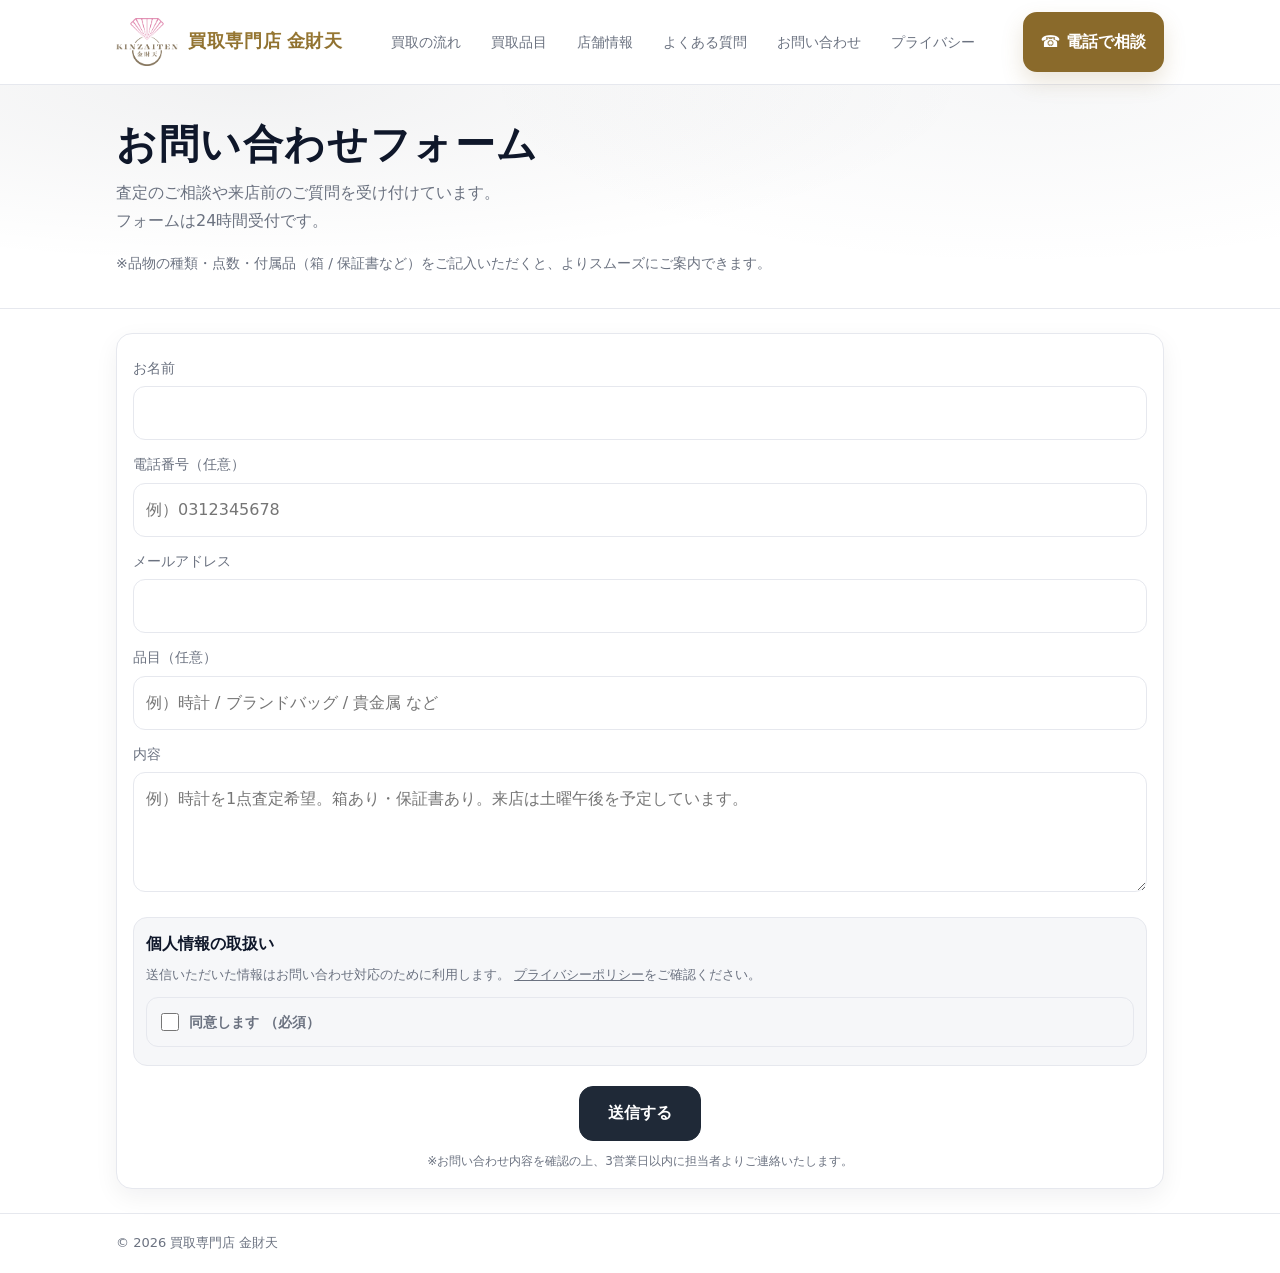
<file: contact.html>
<!doctype html>
<html lang="ja">
<head>
  <!-- Google tag (gtag.js) -->
  <script async src="https://www.googletagmanager.com/gtag/js?id=G-H95ZHPEGZB"></script>
  <script>
    window.dataLayer = window.dataLayer || [];
    function gtag(){dataLayer.push(arguments);}
    gtag('js', new Date());

    gtag('config', 'G-H95ZHPEGZB');
  </script>
  <meta charset="utf-8" />
  <meta name="viewport" content="width=device-width,initial-scale=1" />
  <title>お問い合わせ｜買取専門店 金財天</title>
  <meta name="description" content="金財天へのお問い合わせページです。査定のご相談や来店前のご質問をフォームから24時間受け付けています。" />

  <link rel="icon" href="./favicon.ico" sizes="any">
  <link rel="icon" type="image/png" href="./favicon-48x48.png">
  <link rel="apple-touch-icon" href="./apple-touch-icon.png">
  
  <meta property="og:site_name" content="買取専門店 金財天">
  <meta property="og:title" content="お問い合わせ｜買取専門店 金財天">
  <meta property="og:type" content="website">
  <meta property="og:url" content="https://kinzaiten.github.io/kinzaiten-site/contact.html">
  <meta property="og:description" content="買取専門店 金財天へのお問い合わせページです。査定のご相談や来店前のご質問をフォームから24時間受け付けています。">

  <link rel="stylesheet" href="./css/style.css" />
</head>
<body>
  <header>
    <div class="container">
      <div class="nav">
        <a class="brand" href="./index.html#top">
          <img class="logowide" src="./img/logo.png" alt="買取専門店 金財天" width="379" height="88">
          <span class="sitename">
            <span class="shoptype">買取専門店</span>
            <span class="shopname">金財天</span>
          </span>
        </a>

        <nav class="navlinks" aria-label="サイトメニュー">
          <a href="./index.html#flow">買取の流れ</a>
          <a href="./index.html#items">買取品目</a>
          <a href="./index.html#store">店舗情報</a>
          <a href="./index.html#faq">よくある質問</a>
          <a href="./contact.html">お問い合わせ</a>
          <a href="./privacy.html">プライバシー</a>
        </nav>

        <a id="telbtn" class="btn success"></a>
      </div>
    </div>
  </header>

  <div class="mobile-quicklinks">
    <a href="./index.html#top">ホーム</a>
    <a href="./privacy.html">プライバシー</a>
  </div>

  <main>
    <div class="hero">
      <div class="container">
        <h1>お問い合わせフォーム</h1>

        <p class="lead">
          査定のご相談や来店前のご質問を受け付けています。<br>
          フォームは24時間受付です。
        </p>

        <p class="muted" style="margin-top:10px; font-size:14px;">
          ※品物の種類・点数・付属品（箱 / 保証書など）をご記入いただくと、よりスムーズにご案内できます。
        </p>
      </div>
    </div>

    <section class="section">
      <div class="container">

        <div class="card" id="form">
          

          <form action="https://formspree.io/f/mwvryplq" method="POST">

            <input type="hidden" name="_next" value="https://kinzaiten.github.io/kinzaiten-site/thanks.html">

            <div style="margin-top:6px">
              <label for="name">お名前</label>
              <input id="name" name="name" type="text" autocomplete="name" required />
            </div>

            <div style="margin-top:12px">
              <label for="tel">電話番号（任意）</label>
              <input id="tel" name="tel" type="tel" autocomplete="tel" inputmode="tel" placeholder="例）0312345678" />
            </div>

            <div style="margin-top:12px">
              <label for="email">メールアドレス</label>
              <input id="email" name="email" type="email" autocomplete="email" required />
            </div>

            <div style="margin-top:12px">
              <label for="item">品目（任意）</label>
              <input id="item" name="item" type="text" placeholder="例）時計 / ブランドバッグ / 貴金属 など" />
            </div>

            <div style="margin-top:12px">
              <label for="msg">内容</label>
              <textarea id="msg" name="message" required placeholder="例）時計を1点査定希望。箱あり・保証書あり。来店は土曜午後を予定しています。"></textarea>
            </div>

            <div class="pill" style="margin-top:16px">
              <strong>個人情報の取扱い</strong>
              <div class="muted" style="font-size:13px;margin-top:6px;">
                送信いただいた情報はお問い合わせ対応のために利用します。
                <a href="./privacy.html">プライバシーポリシー</a>をご確認ください。
              </div>

              <label for="agree" style="
                margin-top:10px;
                display:flex;
                align-items:center;
                gap:10px;
                padding:12px 14px;
                border:1px solid var(--line);
                background:var(--card);
                border-radius:12px;
                cursor:pointer;
                user-select:none;
              ">
                <input id="agree" name="agree" type="checkbox" required style="
                  width:18px;
                  height:18px;
                  margin:0;
                  flex:0 0 auto;
                ">
                <span style="font-weight:600;">
                  同意します <span style="color:var(--muted);">（必須）</span>
                </span>
              </label>
            </div>

            <div style="margin-top:16px">
              
              <button class="btn primary" type="submit">送信する</button>
            </div>

            <p class="form-note">
                ※お問い合わせ内容を確認の上、3営業日以内に担当者よりご連絡いたします。
            </p>
            
          </form>
        </div>

      </div>
    </section>
  </main>

  <footer>
    <div class="container">
      © <span id="y"></span> 買取専門店 金財天
    </div>
  </footer>

  <script>
    document.getElementById("y").textContent = new Date().getFullYear();
    const p1 = "0120";
    const p2 = "984";
    const p3 = "845";
    const tel = p1+p2+p3;
    
    const telbtn = document.getElementById("telbtn");
    if(telbtn){
      telbtn.href = "tel:"+tel;
      telbtn.innerHTML = "☎ 電話で相談";
    }
  </script>
</body>
</html>
</file>
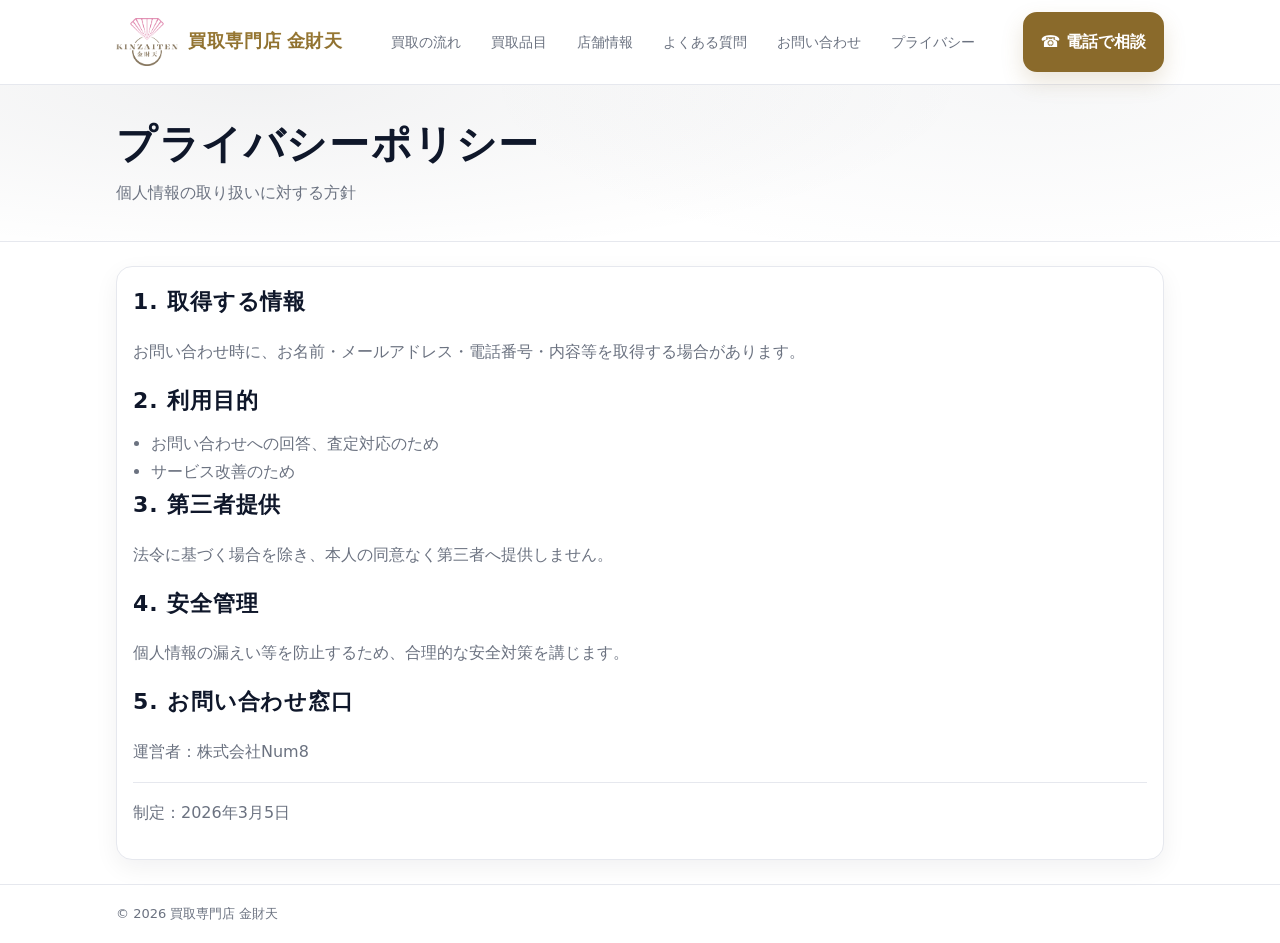
<file: privacy.html>
<!doctype html>
<html lang="ja">
<head>
  <!-- Google tag (gtag.js) -->
  <script async src="https://www.googletagmanager.com/gtag/js?id=G-H95ZHPEGZB"></script>
  <script>
    window.dataLayer = window.dataLayer || [];
    function gtag(){dataLayer.push(arguments);}
    gtag('js', new Date());

    gtag('config', 'G-H95ZHPEGZB');
  </script>
  <meta charset="utf-8" />
  <meta name="viewport" content="width=device-width,initial-scale=1" />
  <title>プライバシーポリシー｜買取専門店 金財天</title>
  <meta name="description" content="金財天の個人情報保護方針。" />
  <meta name="robots" content="noindex,follow">

  <link rel="icon" href="./favicon.ico" sizes="any">
  <link rel="icon" type="image/png" href="./favicon-48x48.png">
  <link rel="apple-touch-icon" href="./apple-touch-icon.png">
  
  <link rel="canonical" href="https://kinzaiten.github.io/kinzaiten-site/privacy.html">
  <meta property="og:site_name" content="買取専門店 金財天">
  <meta property="og:title" content="プライバシーポリシー｜買取専門店 金財天">
  <meta property="og:type" content="article">
  <meta property="og:url" content="https://kinzaiten.github.io/kinzaiten-site/privacy.html">

  <link rel="stylesheet" href="./css/style.css" />
</head>
<body>
  <header>
    <div class="container">
      <div class="nav">
        <a class="brand" href="./index.html#top">
          <img class="logowide" src="./img/logo.png" alt="買取専門店 金財天" width="379" height="88">
          <span class="sitename">
            <span class="shoptype">買取専門店</span>
            <span class="shopname">金財天</span>
          </span>
        </a>

        <nav class="navlinks" aria-label="サイトメニュー">
          <a href="./index.html#flow">買取の流れ</a>
          <a href="./index.html#items">買取品目</a>
          <a href="./index.html#store">店舗情報</a>
          <a href="./index.html#faq">よくある質問</a>
          <a href="./contact.html">お問い合わせ</a>
          <a href="./privacy.html">プライバシー</a>
        </nav>

        <a id="telbtn" class="btn success"></a>
      </div>
    </div>
  </header>

  <div class="mobile-quicklinks">
    <a href="./index.html#top">ホーム</a>
    <a href="./contact.html">お問い合わせ</a>
  </div>

  <main>
    <div class="hero">
      <div class="container">
        <h1>プライバシーポリシー</h1>
        <p class="lead">個人情報の取り扱いに対する方針</p>
      </div>
    </div>

    <section class="section">
      <div class="container">
        <div class="card">
          <h2>1. 取得する情報</h2>
          <p class="muted">お問い合わせ時に、お名前・メールアドレス・電話番号・内容等を取得する場合があります。</p>

          <h2>2. 利用目的</h2>
          <ul class="list">
            <li>お問い合わせへの回答、査定対応のため</li>
            <li>サービス改善のため</li>
          </ul>

          <h2>3. 第三者提供</h2>
          <p class="muted">法令に基づく場合を除き、本人の同意なく第三者へ提供しません。</p>

          <h2>4. 安全管理</h2>
          <p class="muted">個人情報の漏えい等を防止するため、合理的な安全対策を講じます。</p>

          <h2>5. お問い合わせ窓口</h2>
          <p class="muted">運営者：株式会社Num8</p>

          <hr class="hr">
          <p class="muted">制定：2026年3月5日</p>
        </div>
      </div>
    </section>
  </main>

  <footer>
    <div class="container">© <span id="y"></span> 買取専門店 金財天</div>
  </footer>

  <script>
    document.getElementById("y").textContent = new Date().getFullYear();
    const p1="0120";
    const p2="984";
    const p3="845";
    const tel=p1+p2+p3;
    
    const telbtn=document.getElementById("telbtn");
    if(telbtn){
      telbtn.href="tel:"+tel;
      telbtn.innerHTML="☎ 電話で相談";
    }
  </script>
</body>
</html>
</file>
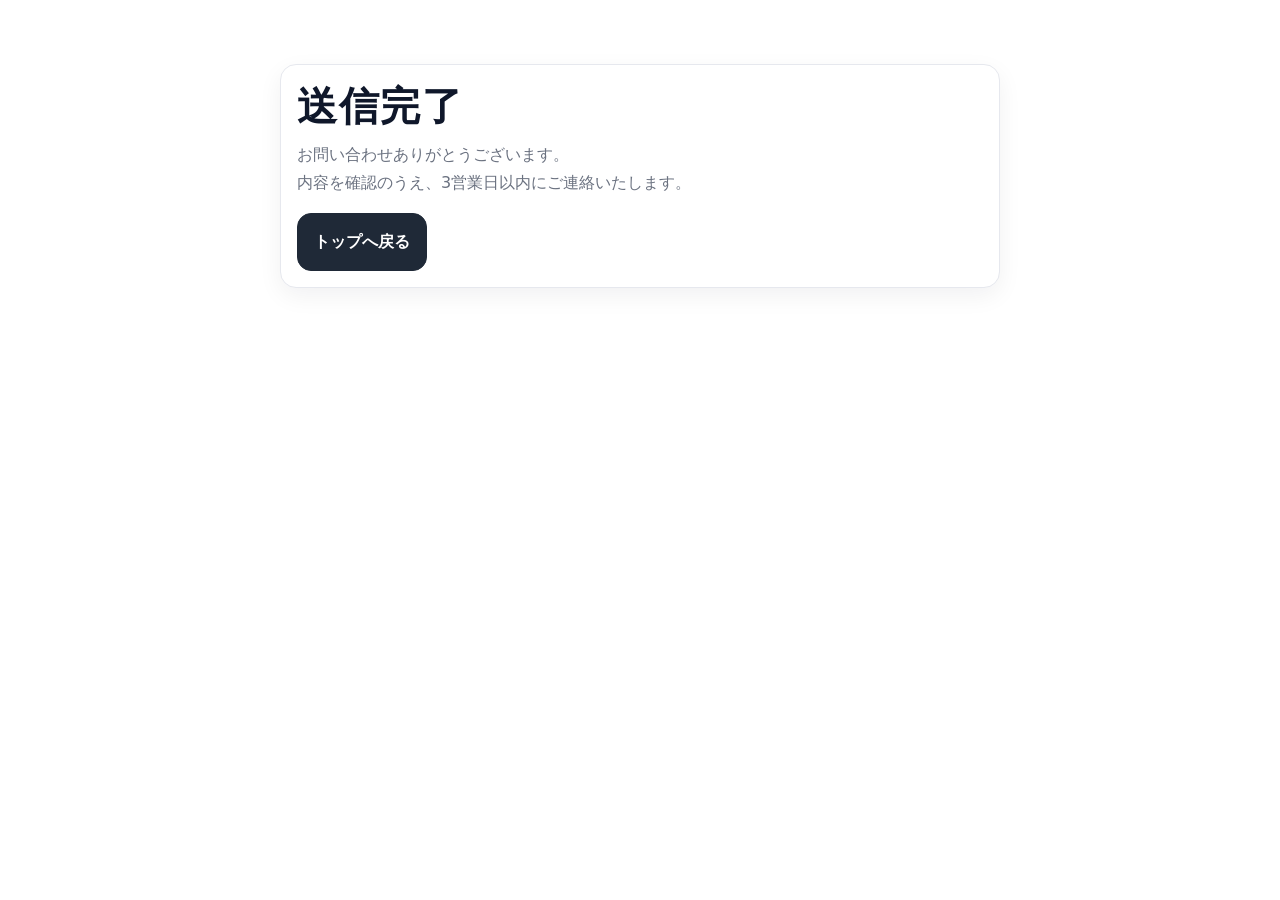
<file: thanks.html>
<!doctype html>
<html lang="ja">
<head>
  <!-- Google tag (gtag.js) -->
  <script async src="https://www.googletagmanager.com/gtag/js?id=G-H95ZHPEGZB"></script>
  <script>
    window.dataLayer = window.dataLayer || [];
    function gtag(){dataLayer.push(arguments);}
    gtag('js', new Date());

    gtag('config', 'G-H95ZHPEGZB');
  </script>
  <meta charset="utf-8" />
  <meta name="viewport" content="width=device-width,initial-scale=1" />
  <title>送信完了｜買取専門店 金財天</title>
  <meta name="description" content="お問い合わせの送信が完了しました。" />
  <meta name="robots" content="noindex,follow" />

  <link rel="icon" href="./favicon.ico" sizes="any">
  <link rel="icon" type="image/png" href="./favicon-48x48.png">
  <link rel="apple-touch-icon" href="./apple-touch-icon.png">
  <link rel="canonical" href="https://kinzaiten.github.io/kinzaiten-site/thanks.html" />

  <meta property="og:site_name" content="買取専門店 金財天">
  <meta property="og:title" content="送信完了｜買取専門店 金財天">
  <meta property="og:type" content="website">
  <meta property="og:url" content="https://kinzaiten.github.io/kinzaiten-site/thanks.html">
  
  <link rel="stylesheet" href="./css/style.css" />
</head>
<body>
  <main class="section">
    <div class="container">
      <div class="card" style="max-width:720px; margin:40px auto;">
        <h1>送信完了</h1>
        <p class="lead">お問い合わせありがとうございます。<br>
          内容を確認のうえ、3営業日以内にご連絡いたします。
        </p>
        <div class="kv-actions">
          <a class="btn primary" href="./index.html">トップへ戻る</a>
        </div>
      </div>
    </div>
  </main>
</body>
</html>
</file>
<file: css/style.css>
:root{
  --bg:#ffffff;
  --text:#0f172a;
  --muted:#6b7280;
  --line:#e6e8ee;
  --accent:#1f2937;
  --accent2:#8a6a2b;

  --card:#f6f7f9;
  --radius:16px;
  --max:1080px;

  --base:16px;
}

*{box-sizing:border-box}
html{scroll-behavior:smooth}

body{
  margin:0;
  font-family:system-ui,-apple-system,"Segoe UI",Roboto,"Noto Sans JP","Hiragino Kaku Gothic ProN",Meiryo,sans-serif;
  font-size:var(--base);
  color:var(--text);
  background:var(--bg);
  line-height:1.75;
}

a{color:inherit}
.container{max-width:var(--max); margin:0 auto; padding:0 16px}

header{
  position:sticky;
  top:0;
  z-index:10;
  background:rgba(255,255,255,.94);
  backdrop-filter:saturate(180%) blur(8px);
  border-bottom:1px solid var(--line);
}

.nav{
  display:flex;
  align-items:center;
  justify-content:space-between;
  padding:12px 0;
  gap:12px;
}

.brand{
  display:flex;
  align-items:center;
  gap:10px;
  font-weight:800;
  text-decoration:none;
}

.logowide{
  height:48px;
  width:auto;
  display:block;
  object-fit:contain;
}

.sitename{
  letter-spacing:.02em;
  font-size:18px;
  color:var(--text);
  white-space:nowrap;
  font-family: "Yu Mincho", "Hiragino Mincho ProN", "Noto Serif JP", serif;
  font-weight: 700;
  letter-spacing: .04em;
}

.sitename{
  font-family: "Yu Mincho", "Hiragino Mincho ProN", "Noto Serif JP", serif;
  font-weight: 700;
  letter-spacing: .04em;
  white-space: nowrap;

  background: linear-gradient(
    180deg,
    #9a7a35 0%,
    #927331 50%,
    #896d2e 100%
  );
  -webkit-background-clip: text;
  -webkit-text-fill-color: transparent;
  background-clip: text;
  color: #927331;
}

h1, h2, h3, .sitename{
  letter-spacing: .04em;
}

.navlinks{
  display:flex;
  gap:10px;
  flex-wrap:wrap;
  font-size:14px;
  color:var(--muted);
}

.navlinks a{
  text-decoration:none;
  padding:8px 10px;
  border-radius:10px;
}

.navlinks a:hover{
  background:var(--card);
  color:var(--text);
}

.btn{
  display:inline-flex;
  align-items:center;
  justify-content:center;
  padding:14px 16px;
  border-radius:14px;
  border:1px solid var(--line);
  background:#fff;
  text-decoration:none;
  font-weight:800;
  gap:8px;
  white-space:nowrap;
}

.btn.primary{
  background:var(--accent);
  border-color:var(--accent);
  color:#fff;
}

.btn.success{
  background:var(--accent2);
  border-color:var(--accent2);
  color:#fff;
  border-width:2px;
  box-shadow:0 10px 22px rgba(138,106,43,.18);
}

.btn:hover{ filter:brightness(.99) }
.btn.primary:hover{ filter:brightness(.98) }
.btn.success:hover{ filter:brightness(1.03) }

.hero{
  padding:34px 0 18px;
  border-bottom:1px solid var(--line);
  background:
    radial-gradient(1200px 300px at 20% 0%, rgba(17,24,39,.06), transparent 60%),
    radial-gradient(900px 300px at 80% 0%, rgba(107,114,128,.06), transparent 60%);
}

h1{
  font-size:clamp(26px, 3.8vw, 40px);
  margin:0 0 10px;
  line-height:1.25;
}

h2{font-size:22px; margin:0 0 10px}
h3{font-size:17px; margin:0 0 8px}

.catch{
  margin: 10px 0 12px;
  font-size: 1.05rem;
  line-height: 1.6;
  font-weight: 600;
  color: var(--text);
}

.lead{
  color:var(--muted);
  margin:0 0 16px;
  font-size:1rem;
}

.muted{color:var(--muted)}

.card{
  border:1px solid var(--line);
  background:#fff;
  border-radius:var(--radius);
  padding:16px;
  box-shadow:0 8px 24px rgba(17,24,39,.06);
}

.grid2{
  display:grid;
  grid-template-columns:1fr 1fr;
  gap:12px;
  align-items:start;
}

.grid3{
  display:grid;
  grid-template-columns:repeat(3,1fr);
  gap:12px;
}

.pill{
  background:var(--card);
  border:1px solid var(--line);
  border-radius:14px;
  padding:12px;
}

.pill strong{
  display:block;
  margin-bottom:4px;
}

.section{padding:24px 0}

.kv-actions{
  display:flex;
  gap:10px;
  flex-wrap:wrap;
  margin-top:10px;
}

.breadcrumb{
  font-size:13px;
  color:var(--muted);
  padding:10px 0 0;
}

.breadcrumb a{
  color:var(--muted);
  text-decoration:none;
}

.breadcrumb a:hover{text-decoration:underline}

.list{
  margin:0;
  padding-left:18px;
}

.hr{
  border:none;
  border-top:1px solid var(--line);
  margin:14px 0;
}

.table{
  width:100%;
  border-collapse:collapse;
  border:1px solid var(--line);
  border-radius:12px;
  overflow:hidden;
}

.table th,
.table td{
  padding:12px 12px;
  border-bottom:1px solid var(--line);
  text-align:left;
  vertical-align:top;
}

.table th{
  background:var(--card);
  width:200px;
}

label{
  font-size:14px;
  color:var(--muted);
  display:block;
  margin-bottom:6px;
}

input,
textarea{
  width:100%;
  padding:12px;
  border-radius:12px;
  border:1px solid var(--line);
  font:inherit;
}

textarea{
  min-height:120px;
  resize:vertical;
}

:focus-visible{
  outline:3px solid rgba(17,24,39,.25);
  outline-offset:2px;
}

footer{
  border-top:1px solid var(--line);
  padding:18px 0;
  color:var(--muted);
  font-size:13px;
}

.hero-media,
.thumb{
  border-radius:var(--radius);
  overflow:hidden;
  border:1px solid var(--line);
  background:#fff;
} 

.hero-media{
  margin-top:14px;
  aspect-ratio:4 / 3;
  box-shadow:0 10px 28px rgba(17,24,39,.08);
}

.hero-media img{
  width:100%;
  height:100%;
  object-fit:cover;
  object-position:50% 35%;
  display:block;
}

.thumb{
  margin-top:10px;
  aspect-ratio:3 / 2;
  background:var(--card);
}

.thumb img{
  width:100%;
  height:100%;
  object-fit:cover;
  display:block;
}

.qr{
  margin-top:12px;
  display:flex;
  gap:12px;
  align-items:flex-start;
  flex-wrap:wrap;
}

.qr img{
  width:160px;
  max-width:45vw;
  height:auto;
  border-radius:12px;
  border:1px solid var(--line);
  background:#fff;
}

form button.btn{
  display:block;
  margin:20px auto 0;
  padding:16px 28px;
  font-size:16px;
}

.form-note{
  margin:10px 0 0;
  font-size:12px;
  color:var(--muted);
  text-align:center;
}

.list li{
  color: var(--muted);
}


@media (min-width: 861px){
  .contact-side{
    position:sticky;
    top:92px;
    align-self:start;
  }
}

.mapgrid{
  display:grid;
  grid-template-columns:1.35fr 1fr;
  gap:12px;
  margin-top:10px;
}

.mapbox,
.photobox{
  border-radius:var(--radius);
  overflow:hidden;
  border:1px solid var(--line);
  background:#fff;
  height:320px;
}

.mapbox iframe{
  width:100%;
  height:100%;
  display:block;
}

.photobox img{
  width:100%;
  height:100%;
  object-fit:cover;
  display:block;
}

.insta-inline{
  display:inline-flex;
  align-items:center;
  gap:10px;
  text-decoration:none;
  color:var(--text);
  transition:opacity .2s ease;
}

.insta-inline:hover{
  opacity:.75;
}

.insta-text{
  text-decoration:underline;
  text-underline-offset:3px;
}

.insta-dot{
  width:20px;
  height:20px;
  border-radius:6px;
  display:inline-block;
  background:linear-gradient(135deg,#f9ce34,#ee2a7b,#6228d7);
  position:relative;
  flex:0 0 auto;
}

.insta-dot::after{
  content:"";
  position:absolute;
  inset:5px;
  border:2px solid #fff;
  border-radius:5px;
}

.insta-dot::before{
  content:"";
  position:absolute;
  width:4px;
  height:4px;
  border-radius:50%;
  background:#fff;
  top:4px;
  right:4px;
}

#top{
  scroll-margin-top:90px;
}

/* Mobile */
@media (max-width: 860px){
  .sitename{
    font-size:16px;
  }

  .navlinks{
    display:none;
  }

  .grid2,
  .grid3{
    grid-template-columns:1fr;
  }

  .btn{
    width:auto;
  }

  .kv-actions--top{
    display:none;
  }

  .kv-actions .btn,
  form .btn,
  form button.btn{
    width:100%;
  }

  .nav{
    padding:12px 0;
    gap:10px;
  }

  .brand{
    flex:1;
    min-width:0;
    gap:8px;
  }

  .logowide{
    height:44px;
  }

  header .btn.success{
    width:auto;
    padding:10px 12px;
    border-radius:12px;
    font-size:14px;
    white-space:nowrap;
  }

  .mapgrid{
    grid-template-columns:1fr;
  }

  .mapbox,
  .photobox{
    height:260px;
  }

  .contact-side{
    position:static;
  }
}

.mobile-quicklinks{
  display:none;
}

@media (max-width: 860px){
  .mobile-quicklinks{
    display:flex;
    gap:10px;
    padding:10px 16px;
    border-bottom:1px solid var(--line);
    background:#fff;
    box-shadow:0 4px 10px rgba(0,0,0,.05);
  }

  .mobile-quicklinks a{
    flex:1;
    text-align:center;
    text-decoration:none;
    padding:10px 12px;
    border:1px solid var(--line);
    border-radius:12px;
    background:#fff;
    color:var(--text);
    font-size:14px;
    font-weight:700;
  }
}
</file>
